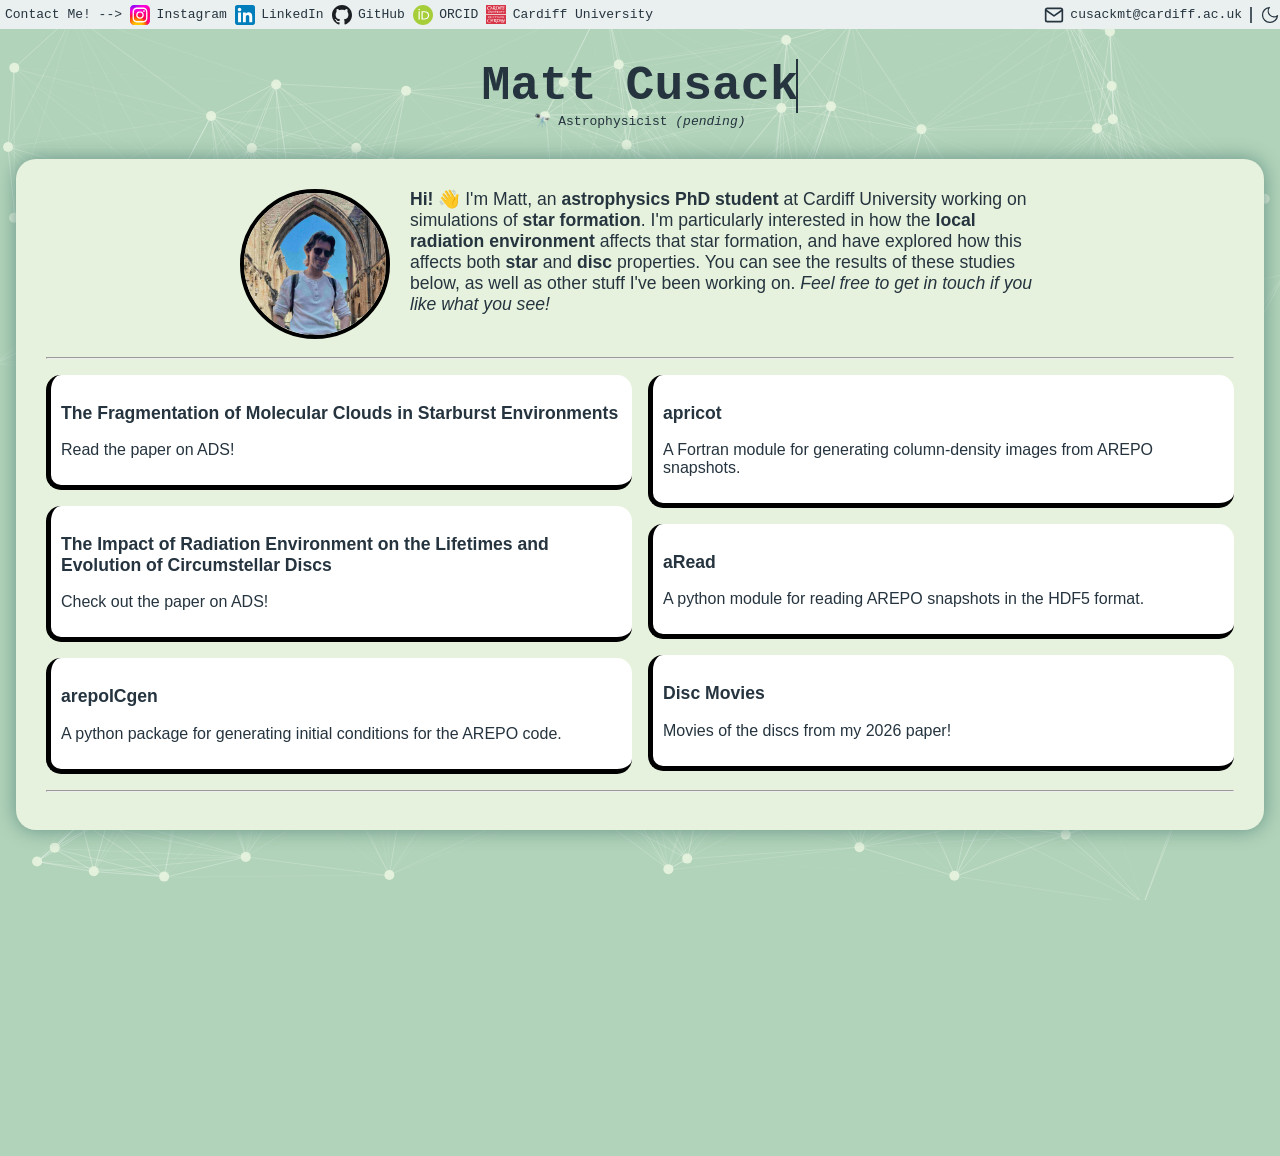
<file: index.html>
<!DOCTYPE html>
<html lang="en-gb">

<head>
    <meta charset="UTF-8">
    <meta name="viewport" content="width=device-width, initial-scale=1.0">

    <title>Matt Cusack | Cardiff PhD Student</title>

    <link rel="stylesheet" href="style.css">
    <link rel="icon" type="image/x-icon" href="images/sparkle.png">

    <script src="scripts/particles.js" defer></script>
    <script src="scripts/theme.js" defer></script>
    <script src="scripts/app.js" defer></script>
</head>

<body>
    <div id="particles-js"></div>

    <div class="all">
        <!-- Header, common to all pages -->
        <div id="header"></div>

        <!-- Background Image for the Website -->
        <div class="background-wrapper"></div>

        <!-- Name Title -->
        <div class="main-content">
            <div class="fullname-container">
                <div class="fullname">
                    <h1 class="typewriter">Matt Cusack</h1>
                    <p>🔭 Astrophysicist <i>(pending)</i></p>
                </div>
            </div>

            <!-- Main Container -->
            <div class="content-container">
                <div class="container">
                    <!-- Biography Section -->
                    <div class="bio-container">
                        <div class="bio">
                            <img src="./images/me.jpg" class="profile-picture" alt="Image of Me!">
                            <p> <b>Hi!</b> 👋 I'm Matt, an <b>astrophysics PhD student</b> at Cardiff University working on simulations of <b>star formation</b>.

                                I'm particularly interested in how the <b>local radiation environment</b> affects that star formation, and have explored how this affects both <b>star</b> and <b>disc</b> properties.

                                You can see the results of these studies below, as well as other stuff I've been working on. <i>Feel free to get in touch if you like what you see!</i>
                            </p>
                        </div>
                    </div>

                    <hr />

                    <!-- Links Section, contains two columns of block links, shrinks to one column on smaller screens -->
                    <div class="items-container">
                        <a class="inner-item" href="https://ui.adsabs.harvard.edu/abs/2025MNRAS.536.3518C/abstract">
                            <div class="outer-item" id="stardust" >
                                <h3>The Fragmentation of Molecular Clouds in Starburst Environments</h3>
                                <p>Read the paper on ADS!</p>
                            </div>
                        </a>

                        <a class="inner-item" href="https://ui.adsabs.harvard.edu/abs/2026MNRAS.549ag880C/abstract">
                            <div class="outer-item" id="starswirl">
                                <h3>The Impact of Radiation Environment on the Lifetimes and Evolution of Circumstellar Discs</h3>
                                <p>Check out the paper on ADS!</p> 
                            </div>
                        </a>

                        <a class="inner-item" href="https://www.github.com/clonematthew/arepoICgen">
                            <div class="outer-item" id="arepoICgen">
                                <h3>arepoICgen</h3>
                                <p>A python package for generating initial conditions for the AREPO code.</p>
                            </div>
                        </a>

                        <a class="inner-item" href="https://www.github.com/clonematthew/apricot">
                            <div class="outer-item" id="apricot">
                                <h3>apricot</h3>   
                                <p>A Fortran module for generating column-density images from AREPO snapshots.</p>
                            </div>
                        </a>

                        <a class="inner-item" href="https://www.github.com/clonematthew/aRead">
                            <div class="outer-item" id="aRead">
                                <h3>aRead</h3>
                                <p>A python module for reading AREPO snapshots in the HDF5 format.</p>
                            </div>
                        </a>

                        <a class="inner-item" href="movies.html">
                            <div class="outer-item" id="movies">
                                <h3>Disc Movies</h3>
                                <p>Movies of the discs from my 2026 paper!</p>
                            </div>
                        </a>

                    </div>

                    <hr />
                </div>
            </div>
        </div>
    </div>
</body>
</html>
</file>
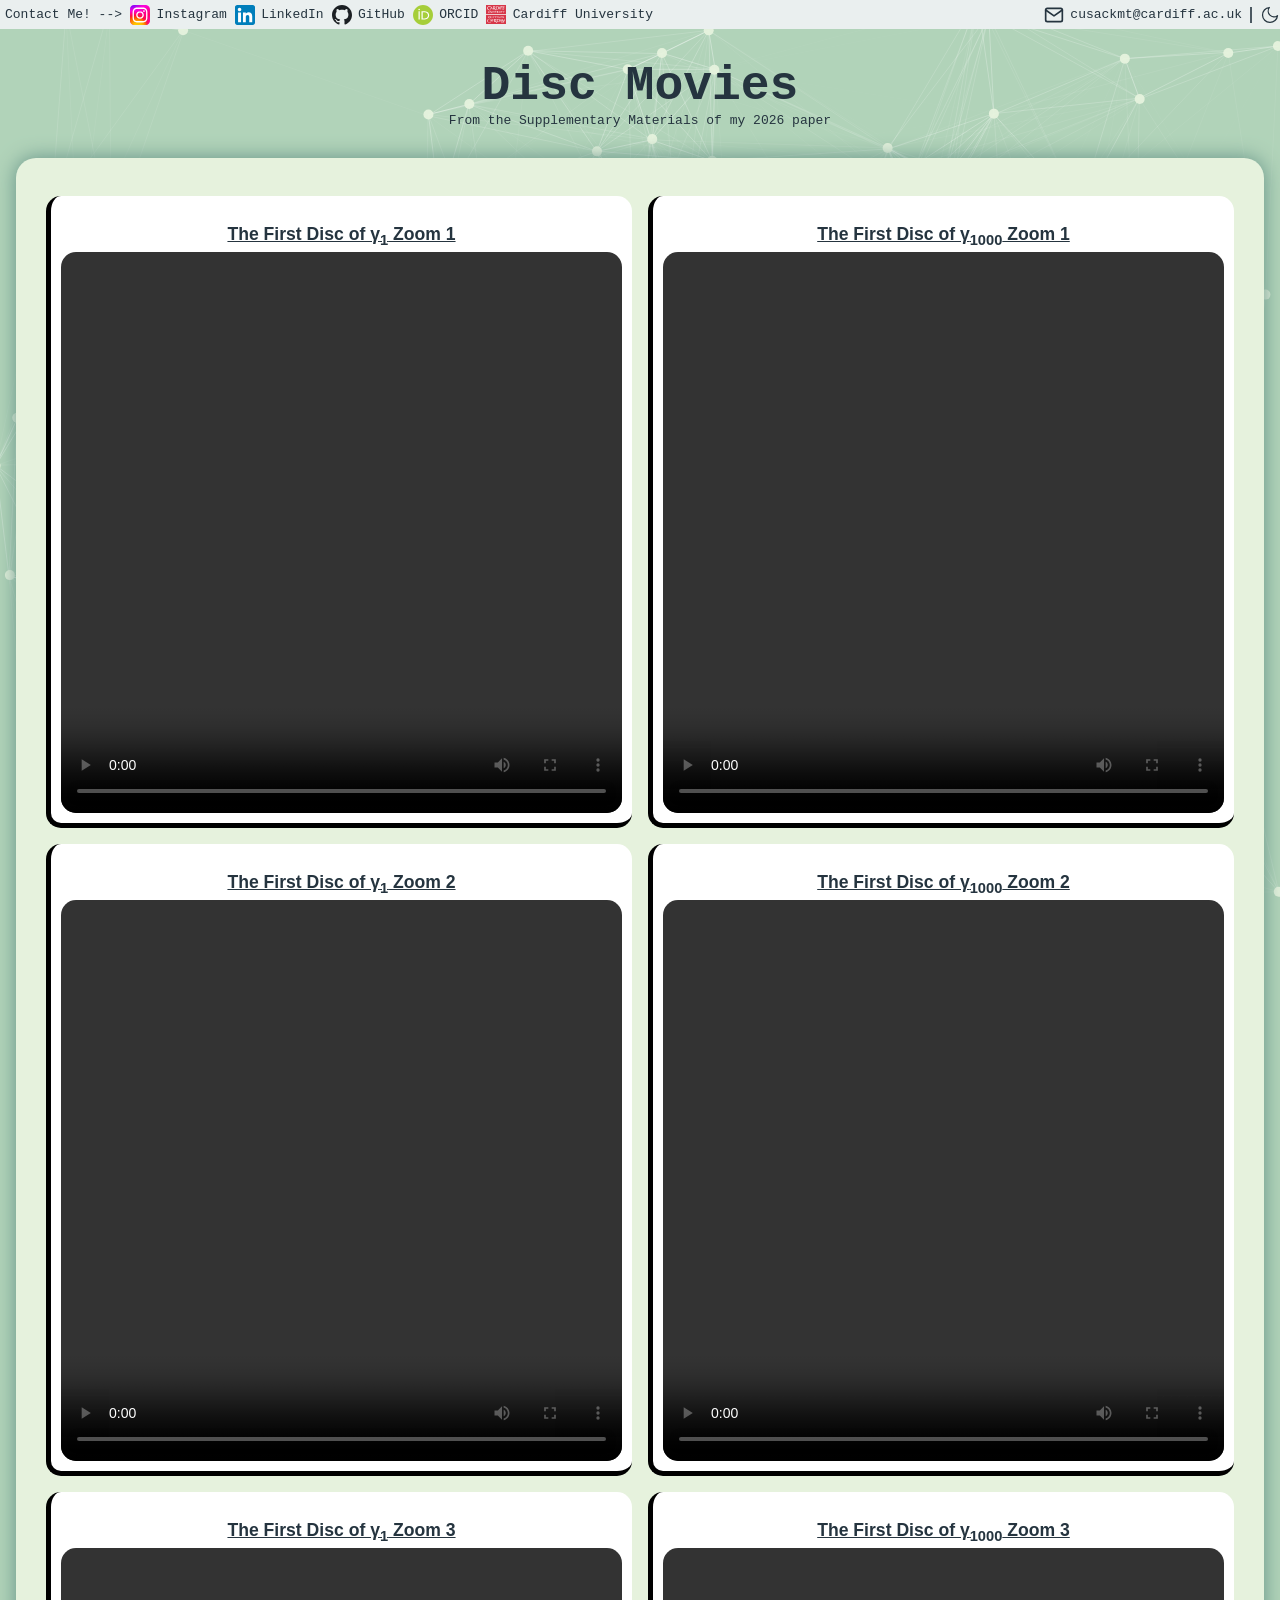
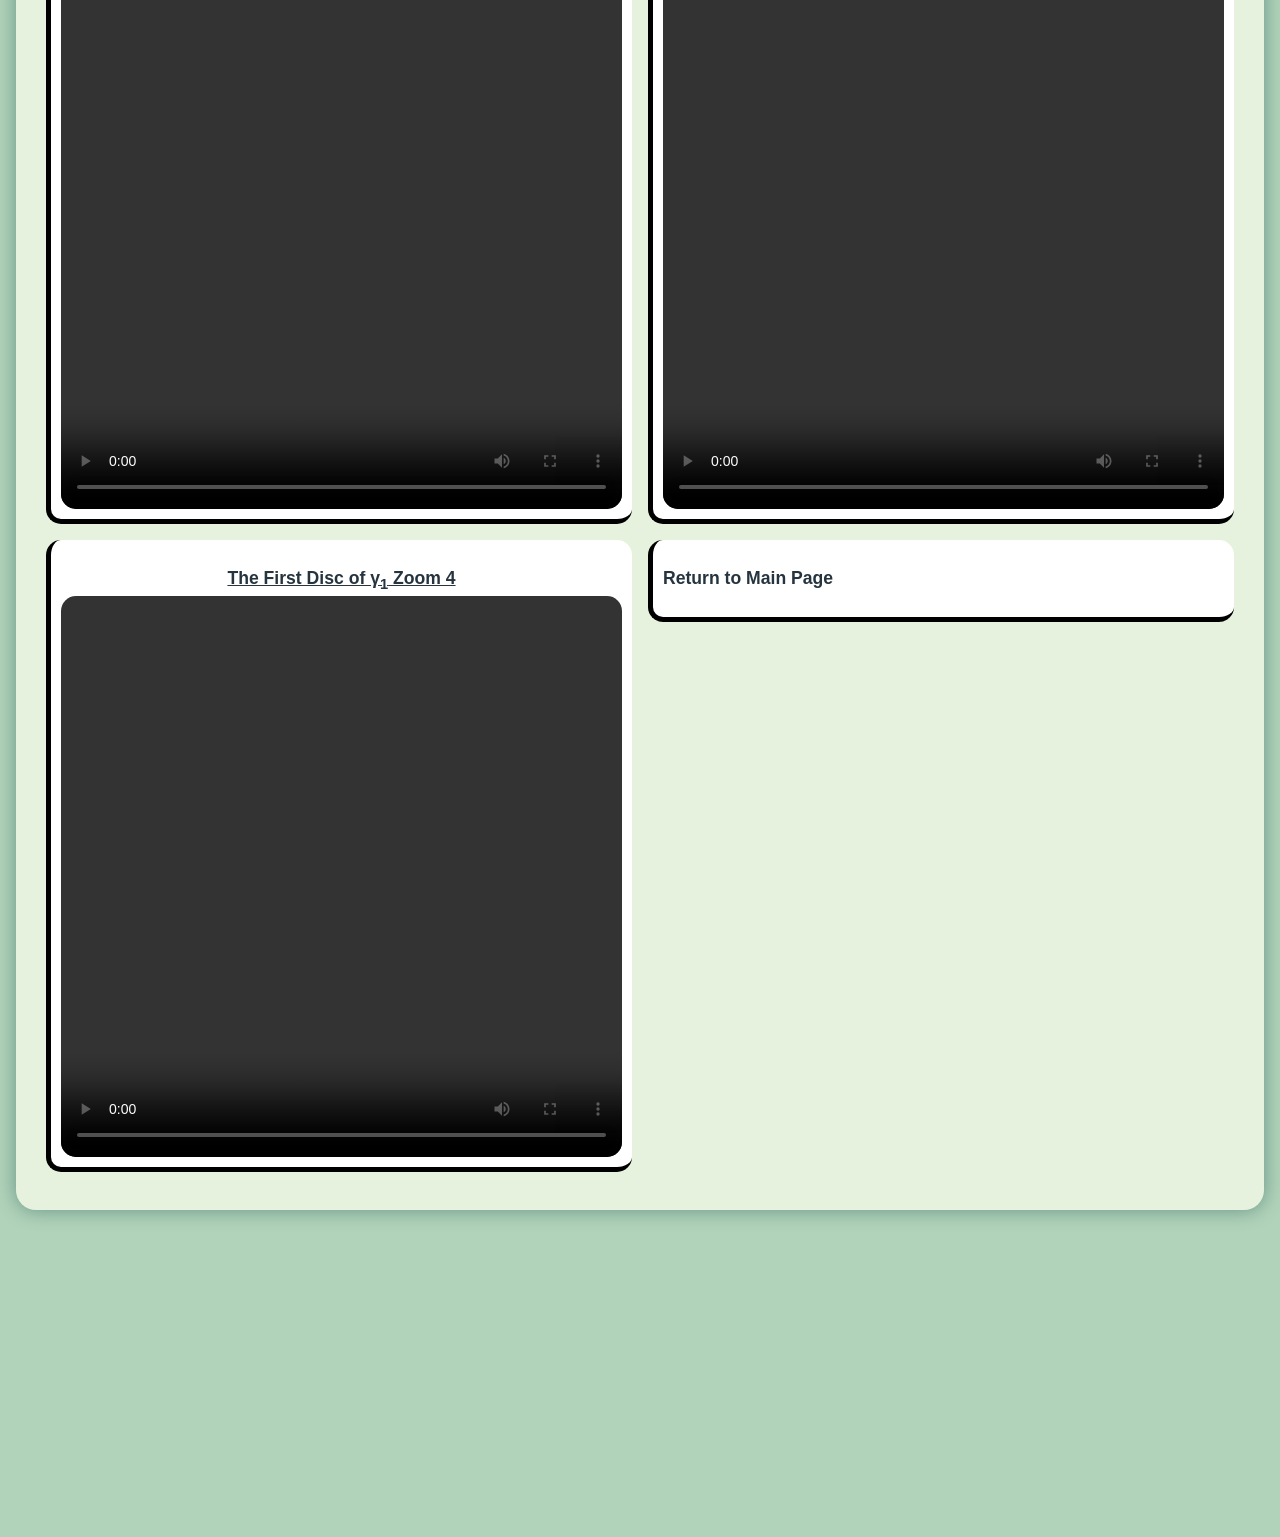
<file: movies.html>
<!DOCTYPE html>
<html lang="en-gb">

<head>
    <meta charset="UTF-8">
    <meta name="viewport" content="width=device-width, initial-scale=1.0">

    <title>Matt Cusack | Disc Movies</title>

    <link rel="stylesheet" href="style.css">
    <link rel="icon" type="image/x-icon" href="images/sparkle.png">

    <script src="scripts/particles.js" defer></script>
    <script src="scripts/theme.js" defer></script>
    <script src="scripts/app.js" defer></script>
</head>

<body>
    <div id="particles-js"></div>

    <div class="all">
        <!-- Header, common to all pages -->
         <div id="header"></div>

        <!-- Background Image for the Website -->
        <div class="background-wrapper"></div>

        <!-- Main Title -->
        <div class="main-content">
            <div class="fullname-container">
                <div class="fullname">
                    <h1>Disc Movies</h1>
                    <p>From the Supplementary Materials of my 2026 paper</p>
                </div>
            </div>
        </div>

        <!-- Main Container -->
        <div class="content-container">
            <div class="container">
                <div class="items-container">
                    <div class="video-item">
                        <h3>The First Disc of γ<sub>1</sub> Zoom 1</h3>
                        <video controls class="disc-video" preload="auto">
                            <source src="./movies/gamma1zoom1sink1crop.mp4" type="video/mp4">
                        </video>
                    </div>
                    <div class="video-item">
                        <h3>The First Disc of γ<sub>1</sub> Zoom 2</h3>
                        <video controls class="disc-video" preload="auto">
                            <source src="./movies/gamma1zoom2sink1crop.mp4" type="video/mp4">
                        </video>
                    </div>
                    <div class="video-item">
                        <h3>The First Disc of γ<sub>1</sub> Zoom 3</h3>
                        <video controls class="disc-video" preload="auto">
                            <source src="./movies/gamma1zoom3sink1crop.mp4" type="video/mp4">
                        </video>
                    </div>
                    <div class="video-item">
                        <h3>The First Disc of γ<sub>1</sub> Zoom 4</h3>
                        <video controls class="disc-video" preload="auto">
                            <source src="./movies/gamma1zoom4sink1crop.mp4" type="video/mp4">
                        </video>
                    </div>
                    <div class="video-item">
                        <h3>The First Disc of γ<sub>1000</sub> Zoom 1</h3>
                        <video controls class="disc-video" preload="auto">
                            <source src="./movies/gamma1000zoom1sink1crop.mp4" type="video/mp4">
                        </video>
                    </div>
                    <div class="video-item">
                        <h3>The First Disc of γ<sub>1000</sub> Zoom 2</h3>
                        <video controls class="disc-video" preload="auto">
                            <source src="./movies/gamma1000zoom2sink1crop.mp4" type="video/mp4">
                        </video>
                    </div> 
                    <div class="video-item">
                        <h3>The First Disc of γ<sub>1000</sub> Zoom 3</h3>
                        <video controls class="disc-video" preload="auto">
                            <source src="./movies/gamma1000zoom3sink1crop.mp4" type="video/mp4">
                        </video>
                    </div>
                    <a class="inner-item" href="./index.html">
                        <div class="outer-item" id="return">
                            <h3>Return to Main Page</h3>
                        </div>                        
                    </a>
                </div>
            </div>
        </div>
    </div>
</body>
</file>
<file: style.css>
/* =========================================
   Variables
========================================= */

:root {
    /* Colours */
    --text-colour: #25343F;
    --container-bg: #E6F2DD;
    --body-bg: #B1D3B9;
    --shadow-colour: #659287;
    --card-bg: #EAEFEF;
    --item-bg: white;
    --border-colour: black;

    /* Layout */
    --container-width: 1300px;
    --card-radius: 15px;

    color-scheme: light;
}

[data-theme="dark"] {
    --text-colour: #E6F2DD;
    --container-bg: #697565;
    --body-bg: #181C14;
    --shadow-colour: #050D09;
    --card-bg: #3C3D37;
    --item-bg: #3C3D37;
    --border-colour: white;

    color-scheme: dark;
}

/* =========================================
   Global Styles
========================================= */

* {
    box-sizing: border-box;
}

body {
    margin: 0;
    min-height: 100vh;
    font-family: sans-serif;
    background-color: var(--body-bg);
    color: var(--text-colour);
}

.all {
    display: flex;
    flex-direction: column;
    min-height: 100vh;
    width: 100%;
    position: relative;
    z-index: 1;
}

/* =========================================
   Particles Background
========================================= */

#particles-js {
    position: fixed;
    inset: 0;
    width: 100%;
    height: 100%;
    z-index: 0;
    pointer-events: none;
}

/* =========================================
   Navigation
========================================= */

.links-container {
    position: sticky;
    top: 0;
    z-index: 10;

    display: flex;
    justify-content: space-between;
    align-items: center;

    width: 100%;
    background: var(--card-bg);
    font-family: monospace;
}

.links-container a {
    color: var(--text-colour);
    text-decoration: none;
}

.links-left {
    display: flex;
    align-items: center;
    gap: 0.2rem;
    flex: 1;
    min-width: 0;
    padding: 2px 0;
}

.links-right {
    display: flex;
    align-items: center;
    gap: 0.5rem;
}

.divider {
    align-self: stretch;
    width: 2px;
    margin: 4px 0 4px 0;
    background: var(--text-colour);
    opacity: 0.8;
}

.theme-toggle {
    display: flex;
    align-items: center;
    padding: 2px 0px;
    background: none;
    border: none;
    cursor: pointer;
    color: var(--text-colour);
}

/* Dark Mode Toggle */
.theme-toggle .icon-sun { display: none; }

[data-theme="dark"] .theme-toggle .icon-sun { display: block; }
[data-theme="dark"] .theme-toggle .icon-moon { display: none; }

/* Flip GitHub logo in dark mode */
[data-theme="dark"] .logo.invert-dark {
    filter: invert(1);
}

body, .links-container, .container, .outer-item, .video-item {
    transition: background-color 0.25s ease, color 0.25s ease;
}

.contact {
    margin: 0;
    padding: 5px;
    white-space: nowrap;
}

.logos {
    display: flex;
    align-items: center;
    gap: 0.5rem;
    white-space: nowrap;
}

.logo {
    width: 20px;
    height: 20px;
    object-fit: contain;
    flex-shrink: 0;
}

.social-link, .email {
    display: flex;
    align-items: center;
    gap: 0.4rem;
    white-space: nowrap;
    flex-shrink: 0;
}

.social-link span:hover {
    text-decoration: underline;
}

/* Remove the link text on smaller screens */
@media (max-width: 950px) {
    .social-link span {
        display: none;
    }

    .social-link {
        gap: 0;
    }

    .logo {
        width: 30px;
        height: 30px;
    }

    .contact, .email {
        font-size: 1.25em;
    }
}

/* Now remove the e-mail text on phones */
@media (max-width: 680px) {
    .links-right span {
        display: none;
    }

    .logo {
        width: 40px;
        height: 40px;
    }
}

/* Remove contact text on smallest screens */
@media (max-width: 530px) {
    .contact {
        display: none;
    }

    .links-left {
        padding-left: 5px;
    }
}

/* =========================================
   Name and Typewriter Animation
========================================= */

.main-content {
    width: 100%;
}

.fullname-container {
    display: flex;
    align-items: center;
    justify-content: center;
}

.fullname {
    padding: 30px 10px 20px;
    text-align: center;
    font-family: monospace;
}

.fullname h1 {
    margin: 0;
    font-size: clamp(2rem, 6vw, 3rem);
}

.fullname p {
    font-size: 1em;
    margin: 0;
}

.typewriter {
    width: 0;
    max-width: 100%;
    overflow: hidden;
    white-space: nowrap;
    border-right: 2px solid;
    animation:
        typing 2s steps(11, end) forwards,
        blink 1s step-end infinite;
}

@keyframes typing {
  to { width: 11ch; }
}

@keyframes blink {
  50% { border-color: transparent; }
}

/* =========================================
   Main Container
========================================= */

.content-container {
    display: flex;
    justify-content: center;
    width: 100%;
    margin-bottom: 35vh;
}

@media (min-width: 800px) {
    margin-bottom: 0;
}

.container {
    width: min(100% - 2rem, var(--container-width));
    margin: 10px auto;
    padding: clamp(15px, 3vw, 30px);

    border-radius: 20px;
    box-shadow: 0 0 20px var(--shadow-colour);
    background: var(--container-bg);
}

/* =========================================
   Bio and Profile Photo
========================================= */

.bio-container {
    width: 100%;
    display: flex;
    justify-content: center;
    align-items: center;
}

.profile-picture {
    width: clamp(100px, 20vw, 150px);
    aspect-ratio: 1 / 1;
    float: left;
    margin: 0 20px 10px 0;

    border-radius: 50%;
    object-fit: cover;
    object-position: top;
    border: 4px solid var(--border-colour);
}

.bio p {
    max-width: 800px;
    font-size: 1.1em;
    margin: 0;
}

/* =========================================
   Cards and Grid Layout
========================================= */

.items-container {
    columns: 1;
    column-gap: 16px;
    width: 100%;
}

@media (min-width: 800px) {
    .items-container {
        columns: 2;
    }
}

.outer-item, .video-item {
    display: inline-block;
    width: 100%;

    padding: 10px;
    margin: 8px 0;

    border-left: 5px solid var(--border-colour);
    border-bottom: 5px solid var(--border-colour);
    border-radius: var(--card-radius);
    background: var(--item-bg);

    break-inside: avoid;
}

.inner-item {
    text-decoration: none;
    color: var(--text-colour);
}

.items-container h3, .video-item h3 {
    font-size: 1.1em;
}

.items-container p {
    font-size: 1em;
}

/* =========================================
   Card Hover Effects
========================================= */

.outer-item {
    background-repeat: no-repeat;

    transition: 
        opacity 0.25s ease, 
        background-color 0.25s ease,
        color 0.25s ease;
}

/* Desktop: hover */
.outer-item:hover {
    background-size: cover;
    background-position: center;
    opacity: 0.75;
    color: white; 
}

/* Mobile: active card */
.outer-item.in-view {
    background-size: cover;
    background-position: center;
    opacity: 0.75;
    color: white; 
}

#return:hover, #return.in-view {
    color: var(--text-colour);
    opacity: 1;
}

#stardust:hover, #stardust.in-view {
    background-image: url("./images/prettyImagesHorizontal.png");
}

#starswirl:hover, #starswirl.in-view {
    background-image: url("./images/discImagePanel.png");
}

#arepoICgen:hover, #arepoICgen.in-view {
    background-image: url("./images/arepoICgenCode.png");
}

#apricot:hover, #apricot.in-view {
    background-image: url("./images/apricotExample.png");
}

#aRead:hover, #aRead.in-view {
    background-image: url("./images/aReadCode.png");
}

#movies:hover, #movies.in-view {
    background-image: url("./movies/disc.gif");
}

/* =========================================
   Disc Videos
========================================= */

.video-item h3 {
    color: var(--text-colour);
    text-align: center;
    margin-bottom: 5px;
    text-decoration: underline;
}

.disc-video {
    display: block;
    width: 100%;
    height: auto;
    border-radius: var(--card-radius);
    aspect-ratio: 1;
}
</file>
